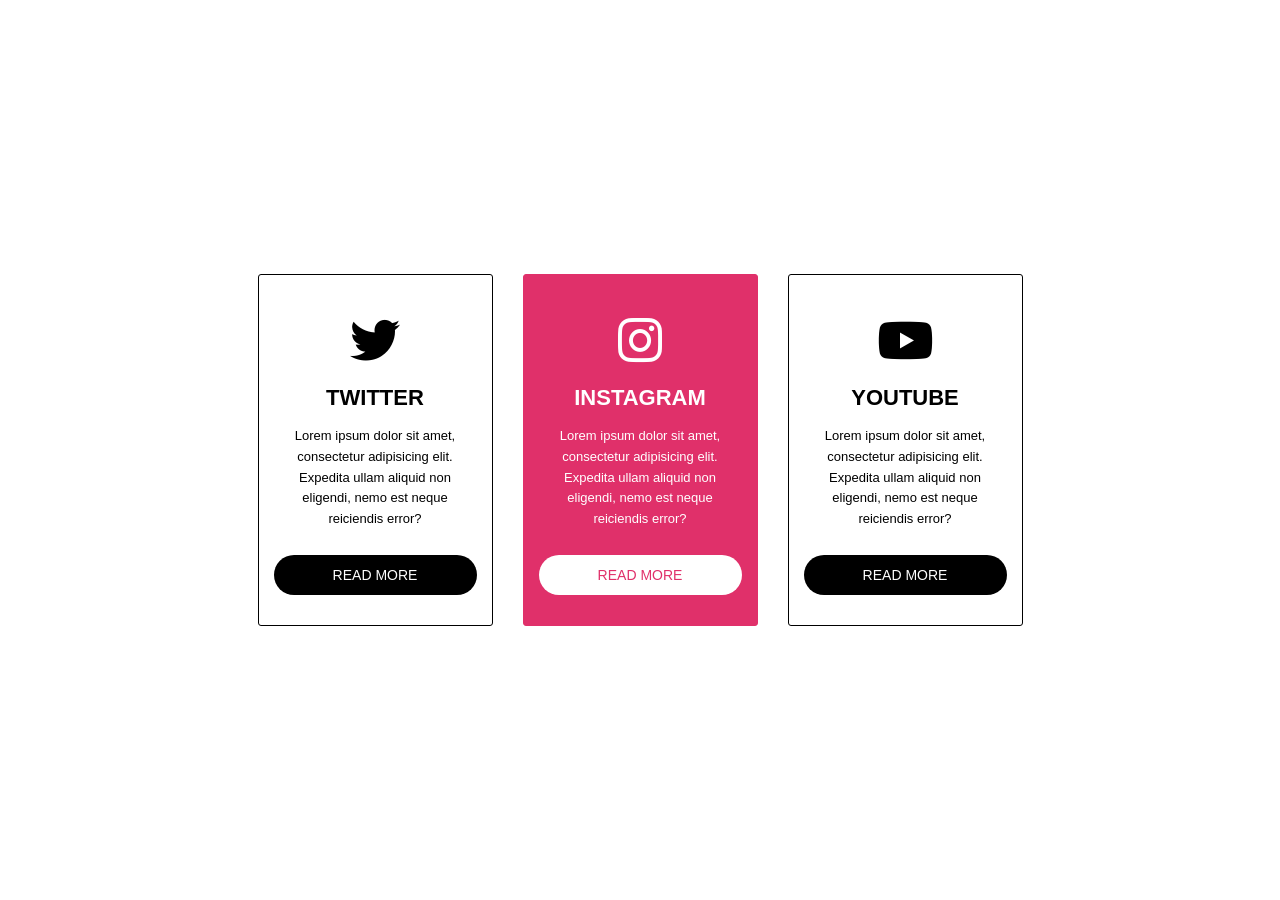
<file: index.html>
<!DOCTYPE html>
<html lang="en">
<head>
    <meta charset="UTF-8">
    <meta name="viewport" content="width=device-width, initial-scale=1.0">
    <title>Document</title>
    <link rel="stylesheet" href="https://cdnjs.cloudflare.com/ajax/libs/font-awesome/6.5.1/css/all.min.css">
    <link rel="stylesheet" href="./style.css">
</head>
<body>
    <section id="contend">

        <div class="card">
            <div class="header-photo">
                <i class="fa-brands fa-twitter"></i>
            </div>
            <div class="header-text">
                <h2>Twitter</h2>
            </div>
            <div class="text">
                <p>Lorem ipsum dolor sit amet, consectetur adipisicing elit. Expedita ullam aliquid non eligendi, nemo est neque reiciendis error?</p>
            </div>
            <div class="footer">
                <a href="#">Read more</a>
            </div>
        </div>

        <div class="card active">
            <div class="header-photo">
                <i class="fa-brands fa-instagram"></i>
            </div>
            <div class="header-text">
                <h2>Instagram</h2>
            </div>
            <div class="text">
                <p>Lorem ipsum dolor sit amet, consectetur adipisicing elit. Expedita ullam aliquid non eligendi, nemo est neque reiciendis error?</p>
            </div>
            <div class="footer">
                <a href="#">Read more</a>
            </div>
        </div>

        <div class="card">
            <div class="header-photo">
                <i class="fa-brands fa-youtube"></i>
            </div>
            <div class="header-text">
                <h2>Youtube</h2>
            </div>
            <div class="text">
                <p>Lorem ipsum dolor sit amet, consectetur adipisicing elit. Expedita ullam aliquid non eligendi, nemo est neque reiciendis error?</p>
            </div>
            <div class="footer">
                <a href="#">Read more</a>
            </div>
        </div>

    </section>
</body>
</html>
</file>
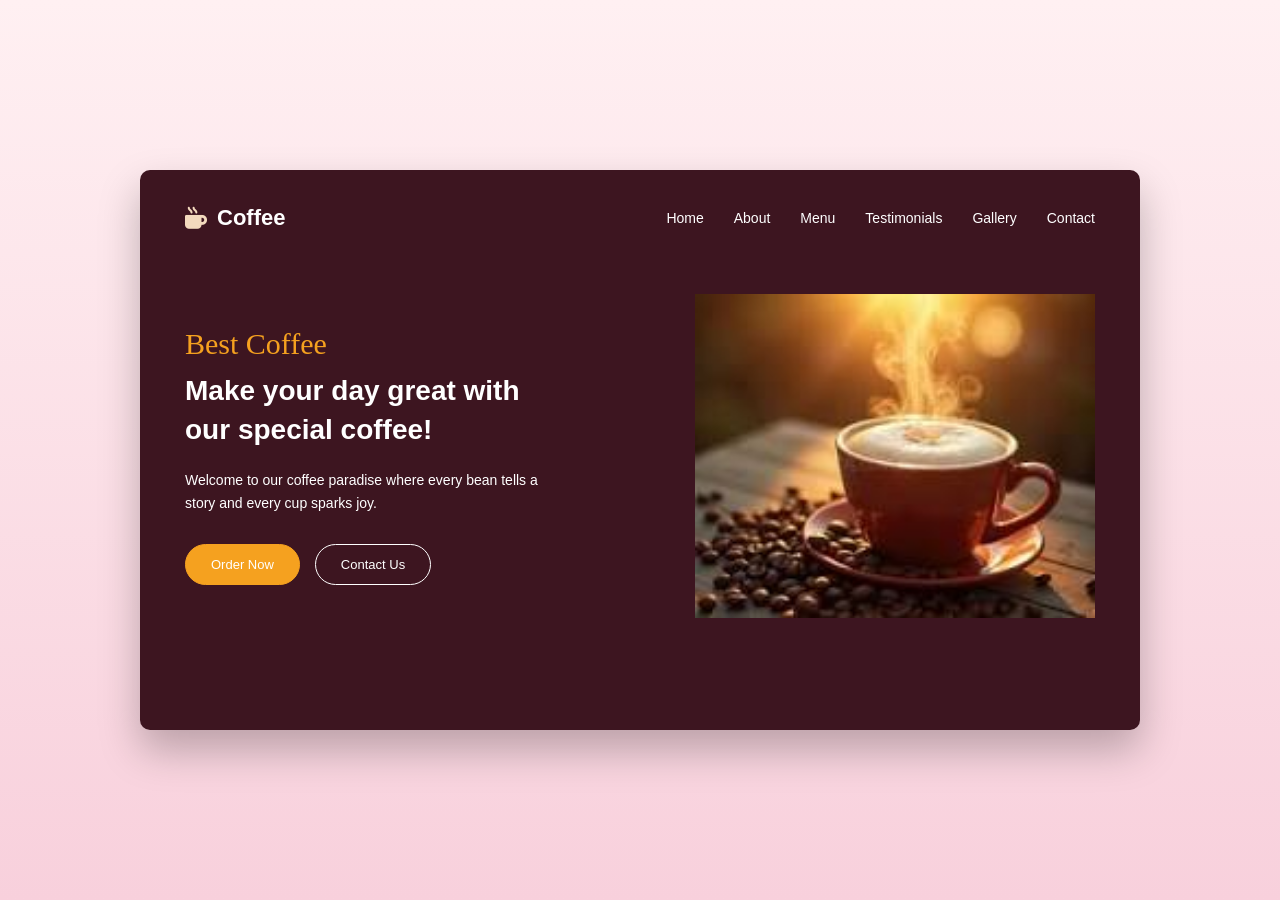
<file: Coffee-Page/index.html>
<!DOCTYPE html>
<html lang="en">
<head>
    <meta charset="UTF-8">
    <meta name="viewport" content="width=device-width, initial-scale=1.0">
    <title>Document</title>
    <link rel="stylesheet" href="https://cdnjs.cloudflare.com/ajax/libs/font-awesome/6.5.1/css/all.min.css">
    <link rel="stylesheet" href="./style.css">
</head>
<body>
    <section id="contend">

        <div class="header">
            <div class="logo">
                <i class="fa-solid fa-mug-hot"></i>
                <h2>Coffee</h2>
            </div>
            <div class="menu">
                <ul>
                    <li><a href="#">Home</a></li>
                    <li><a href="#">About</a></li>
                    <li><a href="#">Menu</a></li>
                    <li><a href="#">Testimonials</a></li>
                    <li><a href="#">Gallery</a></li>
                    <li><a href="#">Contact</a></li>
                </ul>
            </div>
        </div>

        <div class="main">
            <div class="main-text">
                <div class="header-text-mini">
                    <h3>Best Coffee</h3>
                </div>
                <div class="header-text">
                    <h1>Make your day great with our special coffee!</h1>
                </div>
                <div class="text">
                    <p>Welcome to our coffee paradise where every bean tells a story and every cup sparks joy.</p>
                </div>
                <div class="buttons">
                    <a href="#" class="order">Order Now</a>
                    <a href="#" class="contact">Contact Us</a>
                </div>
            </div>
            <div class="header-photo">
                <img src="./image/download.jpg" alt="coffee">
            </div>
        </div>

    </section>
</body>
</html>
</file>
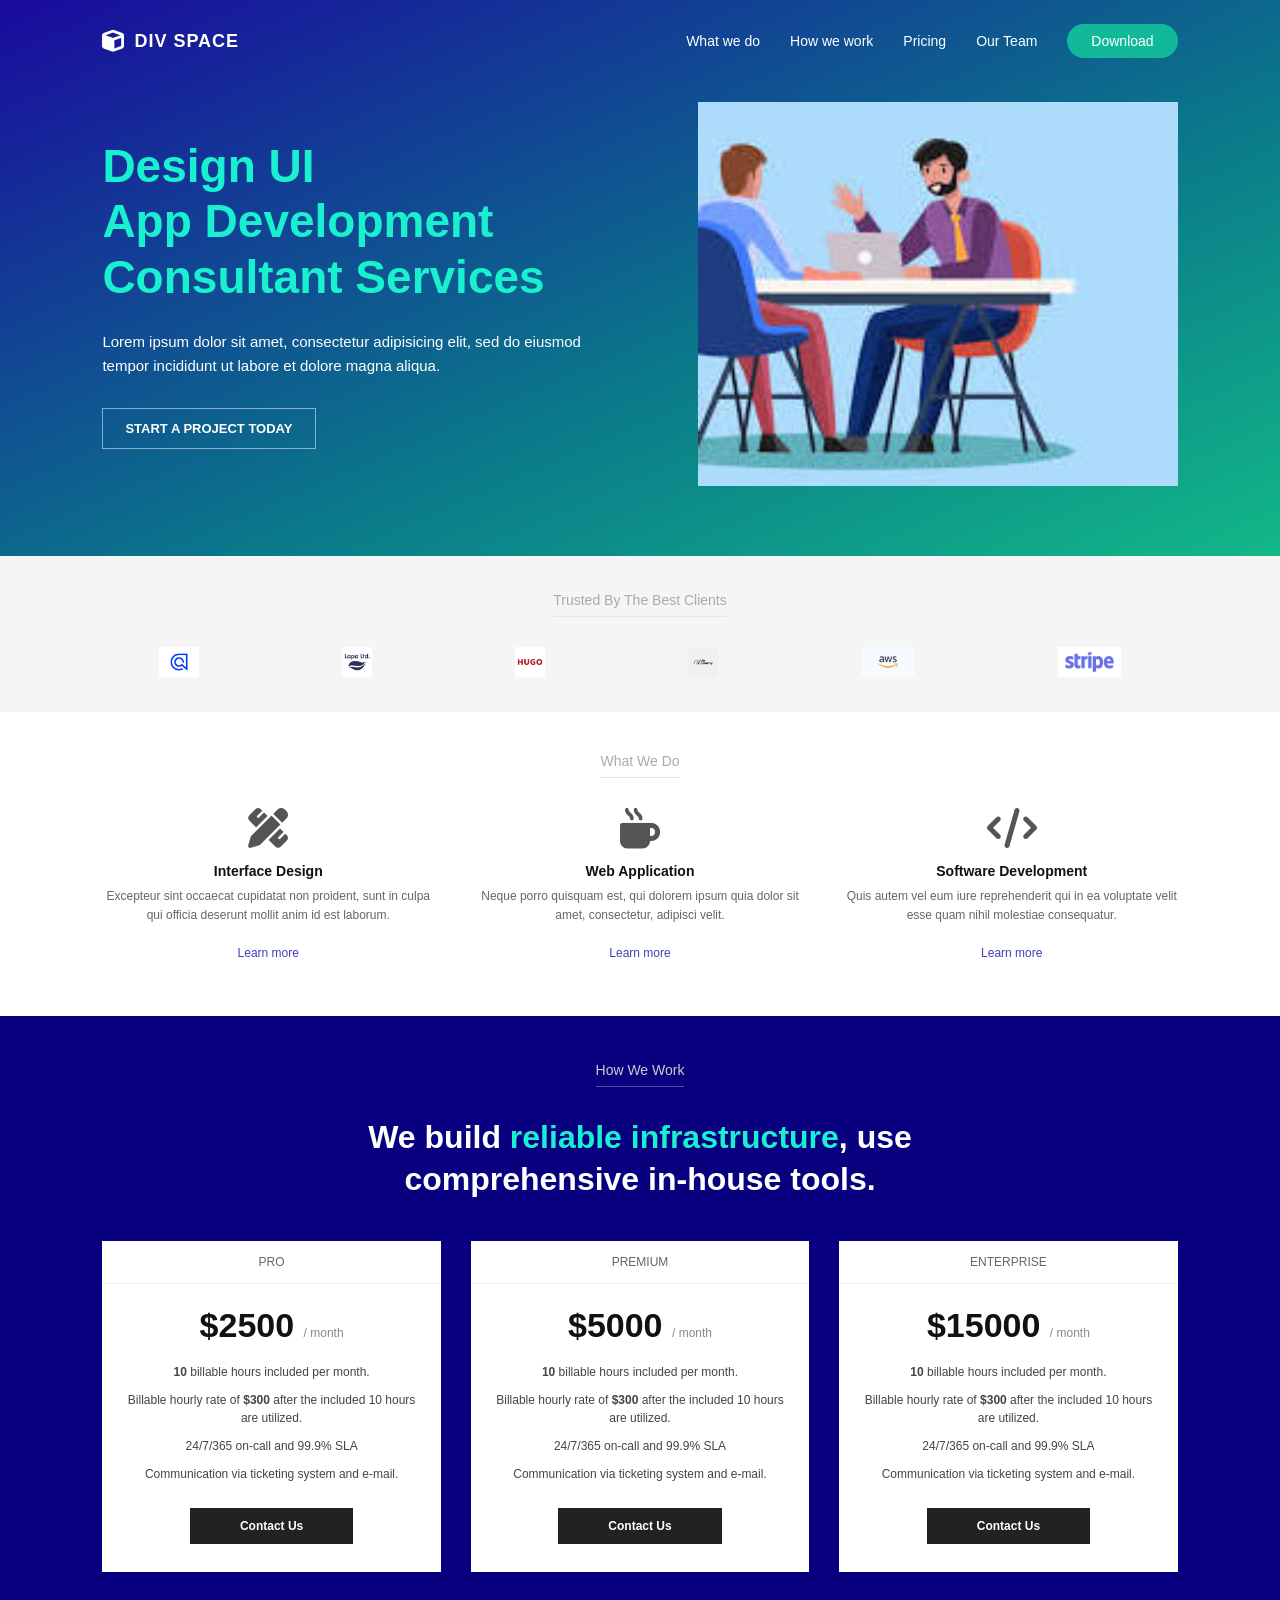
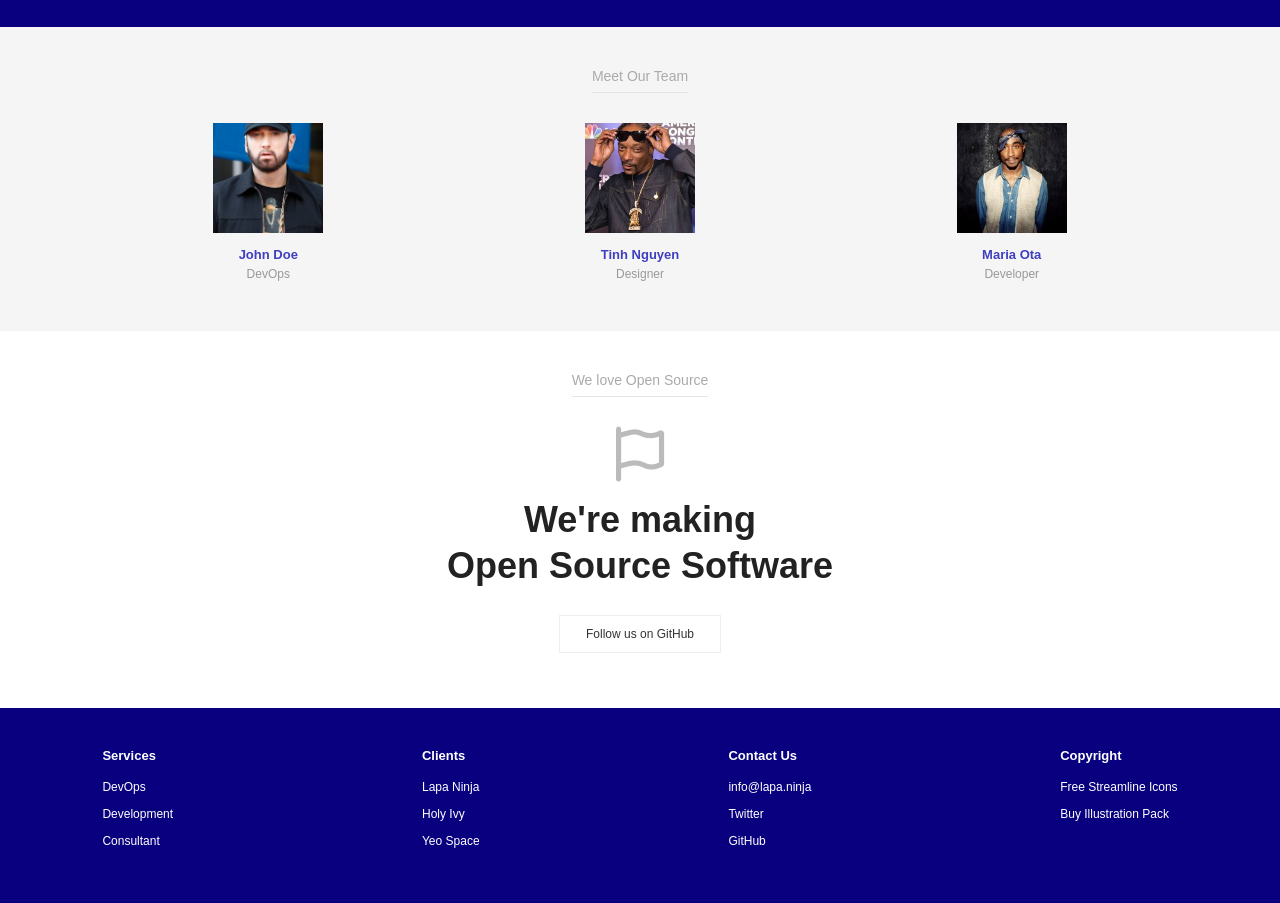
<file: Dev-Space/index.html>
<!DOCTYPE html>
<html lang="en">
<head>
    <meta charset="UTF-8">
    <meta name="viewport" content="width=device-width, initial-scale=1.0">
    <title>Document</title>
    <link rel="stylesheet" href="https://cdnjs.cloudflare.com/ajax/libs/font-awesome/6.5.1/css/all.min.css">
    <link rel="stylesheet" href="./style.css">
</head>
<body>

    <section id="hero">
        <div class="header">
            <div class="logo">
                <i class="fa-solid fa-cube"></i>
                <h2>Div Space</h2>
            </div>
            <div class="menu">
                <ul>
                    <li><a href="#services">What we do</a></li>
                    <li><a href="#work">How we work</a></li>
                    <li><a href="#work">Pricing</a></li>
                    <li><a href="#team">Our Team</a></li>
                    <li><a href="#" class="download">Download</a></li>
                </ul>
            </div>
        </div>
        <div class="main">
            <div class="main-text">
                <div class="header-text">
                    <h1>Design UI<br>App Development<br>Consultant Services</h1>
                </div>
                <div class="text">
                    <p>Lorem ipsum dolor sit amet, consectetur adipisicing elit, sed do eiusmod tempor incididunt ut labore et dolore magna aliqua.</p>
                </div>
                <a href="#" class="start">Start a project today</a>
            </div>
            <div class="header-photo">
                <img src="./image/download.jpg" alt="hero">
            </div>
        </div>
    </section>

    <section id="clients">
        <div class="header-text-mini">
            <h4>Trusted By The Best Clients</h4>
        </div>
        <div class="logos">
            <img src="./image/algoliga.png" alt="algolia">
            <img src="./image/lapa.jpg" alt="lapa">
            <img src="./image/hugo.png" alt="hugo">
            <img src="./image/academy.png" alt="codecademy">
            <img src="./image/aws.jpg"aws">
            <img src="./image/stripe.png" alt="stripe">
        </div>
    </section>

    <section id="services">
        <div class="header-text-mini">
            <h4>What We Do</h4>
        </div>
        <div class="cards">
            <div class="card">
                <div class="header-photo">
                    <i class="fa-solid fa-pen-ruler"></i>
                </div>
                <div class="header-text">
                    <h3>Interface Design</h3>
                </div>
                <div class="text">
                    <p>Excepteur sint occaecat cupidatat non proident, sunt in culpa qui officia deserunt mollit anim id est laborum.</p>
                </div>
                <a href="#">Learn more</a>
            </div>
            <div class="card">
                <div class="header-photo">
                    <i class="fa-solid fa-mug-hot"></i>
                </div>
                <div class="header-text">
                    <h3>Web Application</h3>
                </div>
                <div class="text">
                    <p>Neque porro quisquam est, qui dolorem ipsum quia dolor sit amet, consectetur, adipisci velit.</p>
                </div>
                <a href="#">Learn more</a>
            </div>
            <div class="card">
                <div class="header-photo">
                    <i class="fa-solid fa-code"></i>
                </div>
                <div class="header-text">
                    <h3>Software Development</h3>
                </div>
                <div class="text">
                    <p>Quis autem vel eum iure reprehenderit qui in ea voluptate velit esse quam nihil molestiae consequatur.</p>
                </div>
                <a href="#">Learn more</a>
            </div>
        </div>
    </section>

    <section id="work">
        <div class="header-text-mini">
            <h4>How We Work</h4>
        </div>
        <div class="header-text">
            <h2>We build <span>reliable infrastructure</span>, use<br>comprehensive in-house tools.</h2>
        </div>
        <div class="cards">
            <div class="card">
                <div class="header-text-mini">
                    <h4>PRO</h4>
                </div>
                <div class="price">
                    <h2>$2500 <span>/ month</span></h2>
                </div>
                <div class="text">
                    <p><b>10</b> billable hours included per month.</p>
                    <p>Billable hourly rate of <b>$300</b> after the included 10 hours are utilized.</p>
                    <p>24/7/365 on-call and 99.9% SLA</p>
                    <p>Communication via ticketing system and e-mail.</p>
                </div>
                <a href="#">Contact Us</a>
            </div>
            <div class="card">
                <div class="header-text-mini">
                    <h4>PREMIUM</h4>
                </div>
                <div class="price">
                    <h2>$5000 <span>/ month</span></h2>
                </div>
                <div class="text">
                    <p><b>10</b> billable hours included per month.</p>
                    <p>Billable hourly rate of <b>$300</b> after the included 10 hours are utilized.</p>
                    <p>24/7/365 on-call and 99.9% SLA</p>
                    <p>Communication via ticketing system and e-mail.</p>
                </div>
                <a href="#">Contact Us</a>
            </div>
            <div class="card">
                <div class="header-text-mini">
                    <h4>ENTERPRISE</h4>
                </div>
                <div class="price">
                    <h2>$15000 <span>/ month</span></h2>
                </div>
                <div class="text">
                    <p><b>10</b> billable hours included per month.</p>
                    <p>Billable hourly rate of <b>$300</b> after the included 10 hours are utilized.</p>
                    <p>24/7/365 on-call and 99.9% SLA</p>
                    <p>Communication via ticketing system and e-mail.</p>
                </div>
                <a href="#">Contact Us</a>
            </div>
        </div>
    </section>

    <section id="team">
        <div class="header-text-mini">
            <h4>Meet Our Team</h4>
        </div>
        <div class="cards">
            <div class="card">
                <div class="header-photo">
                    <img src="./image/Eminem.jpg" alt="Eminem">
                </div>
                <div class="header-text">
                    <h3>John Doe</h3>
                </div>
                <div class="text">
                    <p>DevOps</p>
                </div>
            </div>
            <div class="card">
                <div class="header-photo">
                    <img src="./image/snoop dogg.jpg" alt="snoop dogg">
                </div>
                <div class="header-text">
                    <h3>Tinh Nguyen</h3>
                </div>
                <div class="text">
                    <p>Designer</p>
                </div>
            </div>
            <div class="card">
                <div class="header-photo">
                    <img src="./image/2PAC.jpg" alt="2PAC">
                </div>
                <div class="header-text">
                    <h3>Maria Ota</h3>
                </div>
                <div class="text">
                    <p>Developer</p>
                </div>
            </div>
        </div>
    </section>

    <section id="opensource">
        <div class="header-text-mini">
            <h4>We love Open Source</h4>
        </div>
        <div class="header-photo">
            <i class="fa-regular fa-flag"></i>
        </div>
        <div class="header-text">
            <h2>We're making<br>Open Source Software</h2>
        </div>
        <a href="#">Follow us on GitHub</a>
    </section>

    <section id="footer">
        <div class="column">
            <h4>Services</h4>
            <ul>
                <li><a href="#">DevOps</a></li>
                <li><a href="#">Development</a></li>
                <li><a href="#">Consultant</a></li>
            </ul>
        </div>
        <div class="column">
            <h4>Clients</h4>
            <ul>
                <li><a href="#">Lapa Ninja</a></li>
                <li><a href="#">Holy Ivy</a></li>
                <li><a href="#">Yeo Space</a></li>
            </ul>
        </div>
        <div class="column">
            <h4>Contact Us</h4>
            <ul>
                <li><a href="#">info@lapa.ninja</a></li>
                <li><a href="#">Twitter</a></li>
                <li><a href="#">GitHub</a></li>
            </ul>
        </div>
        <div class="column">
            <h4>Copyright</h4>
            <ul>
                <li><a href="#">Free Streamline Icons</a></li>
                <li><a href="#">Buy Illustration Pack</a></li>
            </ul>
        </div>
    </section>

</body>
</html>
</file>
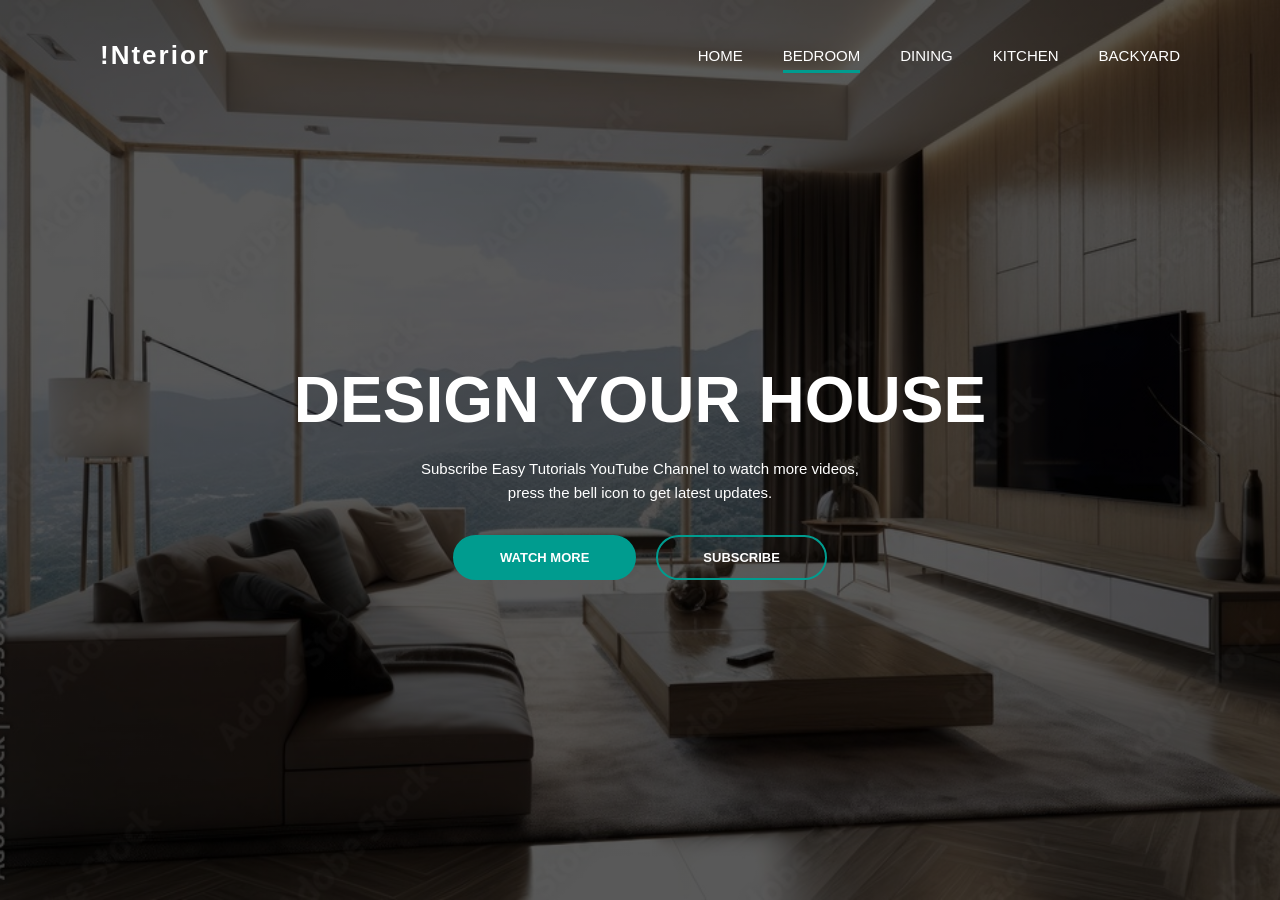
<file: House-Design/index.html>
<!DOCTYPE html>
<html lang="en">
<head>
    <meta charset="UTF-8">
    <meta name="viewport" content="width=device-width, initial-scale=1.0">
    <title>Document</title>
    <link rel="stylesheet" href="./style.css">
</head>
<body>
    <section id="contend">

        <div class="header">
            <div class="logo">
                <h2>!Nterior</h2>
            </div>
            <div class="menu">
                <ul>
                    <li><a href="#">Home</a></li>
                    <li><a href="#" class="active">Bedroom</a></li>
                    <li><a href="#">Dining</a></li>
                    <li><a href="#">Kitchen</a></li>
                    <li><a href="#">Backyard</a></li>
                </ul>
            </div>
        </div>

        <div class="main">
            <div class="header-text">
                <h1>Design your house</h1>
            </div>
            <div class="text">
                <p>Subscribe Easy Tutorials YouTube Channel to watch more videos, press the bell icon to get latest updates.</p>
            </div>
            <div class="buttons">
                <a href="#" class="watch">Watch more</a>
                <a href="#" class="subscribe">Subscribe</a>
            </div>
        </div>

    </section>
</body>
</html>
</file>
<file: style.css>
body {
    margin: 0;
    background-color: white;
    font-family: arial;
}

#contend {
    display: flex;
    justify-content: center;
    align-items: center;
    gap: 30px;
    min-height: 100vh;
}

.card {
    width: 235px;
    padding: 40px 15px 30px 15px;
    border: 1px solid black;
    border-radius: 3px;
    text-align: center;
    box-sizing: border-box;
}

.header-photo i {
    font-size: 50px;
    color: black;
}

.header-text h2 {
    margin: 20px 0 15px 0;
    font-size: 22px;
    font-weight: bold;
    text-transform: uppercase;
    color: black;
}

.text p {
    margin: 0 0 25px 0;
    font-size: 13px;
    line-height: 1.6;
    color: black;
}

.footer a {
    display: block;
    padding: 12px 0;
    background-color: black;
    color: white;
    font-size: 14px;
    text-transform: uppercase;
    text-decoration: none;
    border-radius: 30px;
}

.card.active {
    background-color: #e0306a;
    border-color: #e0306a;
}

.card.active .header-photo i,
.card.active .header-text h2,
.card.active .text p {
    color: white;
}

.card.active .footer a {
    background-color: white;
    color: #e0306a;
}
</file>
<file: Coffee-Page/style.css>
body {
    margin: 0;
    min-height: 100vh;
    display: flex;
    justify-content: center;
    align-items: center;
    background: linear-gradient(to bottom, #fff0f2, #f8d0dc);
    font-family: arial;
}

#contend {
    width: 90%;
    max-width: 1000px;
    min-height: 560px;
    background-color: #3d1520;
    border-radius: 10px;
    box-shadow: 0 20px 40px rgba(0, 0, 0, 0.25);
}

.header {
    display: flex;
    justify-content: space-between;
    align-items: center;
    padding: 35px 45px 0 45px;
}

.logo {
    display: flex;
    align-items: center;
    gap: 10px;
    color: white;
}

.logo i {
    font-size: 22px;
    color: #f3d9bd;
}

.logo h2 {
    margin: 0;
    font-size: 22px;
}

.menu ul {
    display: flex;
    gap: 30px;
    margin: 0;
    padding: 0;
    list-style: none;
}

.menu a {
    color: white;
    font-size: 14px;
    text-decoration: none;
}

.main {
    display: flex;
    justify-content: space-between;
    align-items: center;
    padding: 0 45px;
    min-height: 450px;
}

.main-text {
    max-width: 380px;
}

.header-text-mini h3 {
    margin: 0 0 10px 0;
    font-family: 'Brush Script MT', cursive;
    font-size: 30px;
    font-weight: normal;
    color: #f5a11f;
}

.header-text h1 {
    margin: 0 0 20px 0;
    font-size: 28px;
    line-height: 1.4;
    color: white;
}

.text p {
    margin: 0 0 30px 0;
    font-size: 14px;
    line-height: 1.6;
    color: white;
}

.buttons {
    display: flex;
    gap: 15px;
}

.buttons a {
    padding: 12px 25px;
    font-size: 13px;
    text-decoration: none;
    border-radius: 30px;
    color: white;
}

.buttons .order {
    background-color: #f5a11f;
    border: 1px solid #f5a11f;
}

.buttons .contact {
    border: 1px solid white;
}

.header-photo img {
    display: block;
    width: 400px;
    max-width: 100%;
}
</file>
<file: Dev-Space/style.css>
body {
    margin: 0;
    font-family: arial;
}

#hero {
    background: linear-gradient(to bottom right, #1a0a9e, #0a7a8a 60%, #12b888);
}

.header {
    display: flex;
    justify-content: space-between;
    align-items: center;
    padding: 30px 8% 0 8%;
}

.logo {
    display: flex;
    align-items: center;
    gap: 10px;
    color: white;
}

.logo i {
    font-size: 22px;
}

.logo h2 {
    margin: 0;
    font-size: 18px;
    text-transform: uppercase;
    letter-spacing: 1px;
}

.menu ul {
    display: flex;
    align-items: center;
    gap: 30px;
    margin: 0;
    padding: 0;
    list-style: none;
}

.menu a {
    font-size: 14px;
    text-decoration: none;
    color: white;
}

.menu a.download {
    padding: 9px 24px;
    background-color: #12b89a;
    border-radius: 20px;
}

.main {
    display: flex;
    justify-content: space-between;
    align-items: center;
    padding: 50px 8% 70px 8%;
}

.main-text {
    max-width: 560px;
}

#hero .header-text h1 {
    margin: 0 0 25px 0;
    font-size: 46px;
    line-height: 1.2;
    color: #19f0d0;
}

#hero .text p {
    max-width: 480px;
    margin: 0 0 30px 0;
    font-size: 15px;
    line-height: 1.6;
    color: white;
}

.start {
    display: inline-block;
    padding: 12px 22px;
    border: 1px solid rgba(255, 255, 255, 0.5);
    font-size: 13px;
    font-weight: bold;
    text-transform: uppercase;
    text-decoration: none;
    color: white;
}

#hero .header-photo img {
    display: block;
    width: 480px;
    max-width: 100%;
}

#clients,
#services,
#work,
#team,
#opensource {
    text-align: center;
}

.header-text-mini h4 {
    display: inline-block;
    margin: 0 0 30px 0;
    padding-bottom: 8px;
    border-bottom: 1px solid #e5e5e5;
    font-size: 14px;
    font-weight: normal;
    color: #aaaaaa;
}

.cards {
    display: flex;
    justify-content: space-between;
    gap: 40px;
}

.card {
    flex: 1;
}

#clients {
    padding: 35px 8%;
    background-color: #f5f5f5;
}

.logos {
    display: flex;
    flex-wrap: wrap;
    justify-content: space-around;
    align-items: center;
    gap: 30px;
}

.logos img {
    height: 30px;
}

#services {
    padding: 40px 8% 55px 8%;
    background-color: white;
}

#services .header-photo i {
    font-size: 40px;
    color: #555555;
}

#services .header-text h3 {
    margin: 15px 0 8px 0;
    font-size: 14px;
    color: #111111;
}

#services .text p {
    margin: 0 0 18px 0;
    font-size: 12px;
    line-height: 1.6;
    color: #666666;
}

#services .card a {
    font-size: 12px;
    text-decoration: none;
    color: #3f3fbf;
}

#work {
    padding: 45px 8% 55px 8%;
    background-color: #08007f;
}

#work > .header-text-mini h4 {
    border-bottom: 1px solid rgba(255, 255, 255, 0.3);
    color: #cccccc;
}

#work > .header-text h2 {
    margin: 0 0 40px 0;
    font-size: 32px;
    line-height: 1.3;
    color: white;
}

#work > .header-text h2 span {
    color: #19f0d0;
}

#work .cards {
    gap: 30px;
}

#work .card {
    padding-bottom: 28px;
    background-color: white;
}

#work .card .header-text-mini h4 {
    display: block;
    margin: 0;
    padding: 14px 0;
    border-bottom: 1px solid #eeeeee;
    font-size: 12px;
    color: #666666;
}

#work .price h2 {
    margin: 22px 0 18px 0;
    font-size: 34px;
    color: #111111;
}

#work .price h2 span {
    font-size: 12px;
    font-weight: normal;
    color: #888888;
}

#work .text p {
    margin: 0 25px 10px 25px;
    font-size: 12px;
    line-height: 1.5;
    color: #444444;
}

#work .card a {
    display: inline-block;
    margin-top: 15px;
    padding: 11px 50px;
    background-color: #222222;
    font-size: 12px;
    font-weight: bold;
    text-decoration: none;
    color: white;
}

#team {
    padding: 40px 8% 50px 8%;
    background-color: #f5f5f5;
}

#team .header-photo img {
    display: block;
    width: 110px;
    height: 110px;
    margin: 0 auto;
    object-fit: cover;
}

#team .header-text h3 {
    margin: 14px 0 5px 0;
    font-size: 13px;
    color: #3f3fbf;
}

#team .text p {
    margin: 0;
    font-size: 12px;
    color: #999999;
}

#opensource {
    padding: 40px 8% 55px 8%;
    background-color: white;
}

#opensource .header-photo i {
    font-size: 55px;
    color: #bbbbbb;
}

#opensource .header-text h2 {
    margin: 15px 0 25px 0;
    font-size: 36px;
    line-height: 1.3;
    color: #222222;
}

#opensource > a {
    display: inline-block;
    padding: 11px 26px;
    border: 1px solid #eeeeee;
    font-size: 12px;
    text-decoration: none;
    color: #333333;
}

#footer {
    display: flex;
    justify-content: space-between;
    padding: 40px 8% 45px 8%;
    background-color: #08007f;
}

.column h4 {
    margin: 0 0 14px 0;
    font-size: 13px;
    color: white;
}

.column ul {
    margin: 0;
    padding: 0;
    list-style: none;
}

.column li {
    margin-bottom: 9px;
}

.column a {
    font-size: 12px;
    text-decoration: none;
    color: white;
}
</file>
<file: House-Design/style.css>
body {
    margin: 0;
    font-family: arial;
}

#contend {
    min-height: 100vh;
    background-image: linear-gradient(rgba(0, 0, 0, 0.65), rgba(0, 0, 0, 0.65)), url('./image/1000_F_584589007_qYovrisVPQ7c7lRozBhtpOskThSYHnna.jpg');
    background-size: cover;
    background-position: center;
}

.header {
    display: flex;
    justify-content: space-between;
    align-items: center;
    padding: 40px 100px 0 100px;
}

.logo h2 {
    margin: 0;
    font-size: 26px;
    letter-spacing: 2px;
    color: white;
}

.menu ul {
    display: flex;
    gap: 40px;
    margin: 0;
    padding: 0;
    list-style: none;
}

.menu a {
    padding-bottom: 6px;
    font-size: 15px;
    text-transform: uppercase;
    text-decoration: none;
    color: white;
}

.menu a.active {
    border-bottom: 3px solid #009c8f;
}

.main {
    display: flex;
    flex-direction: column;
    justify-content: center;
    align-items: center;
    height: calc(100vh - 100px);
    text-align: center;
}

.header-text h1 {
    margin: 0 0 20px 0;
    font-size: 64px;
    text-transform: uppercase;
    color: white;
}

.text p {
    max-width: 450px;
    margin: 0 0 30px 0;
    font-size: 15px;
    line-height: 1.6;
    color: white;
}

.buttons {
    display: flex;
    gap: 20px;
}

.buttons a {
    padding: 13px 45px;
    font-size: 13px;
    font-weight: bold;
    text-transform: uppercase;
    text-decoration: none;
    border-radius: 30px;
    color: white;
}

.buttons .watch {
    background-color: #009c8f;
    border: 2px solid #009c8f;
}

.buttons .subscribe {
    border: 2px solid #009c8f;
}
</file>
